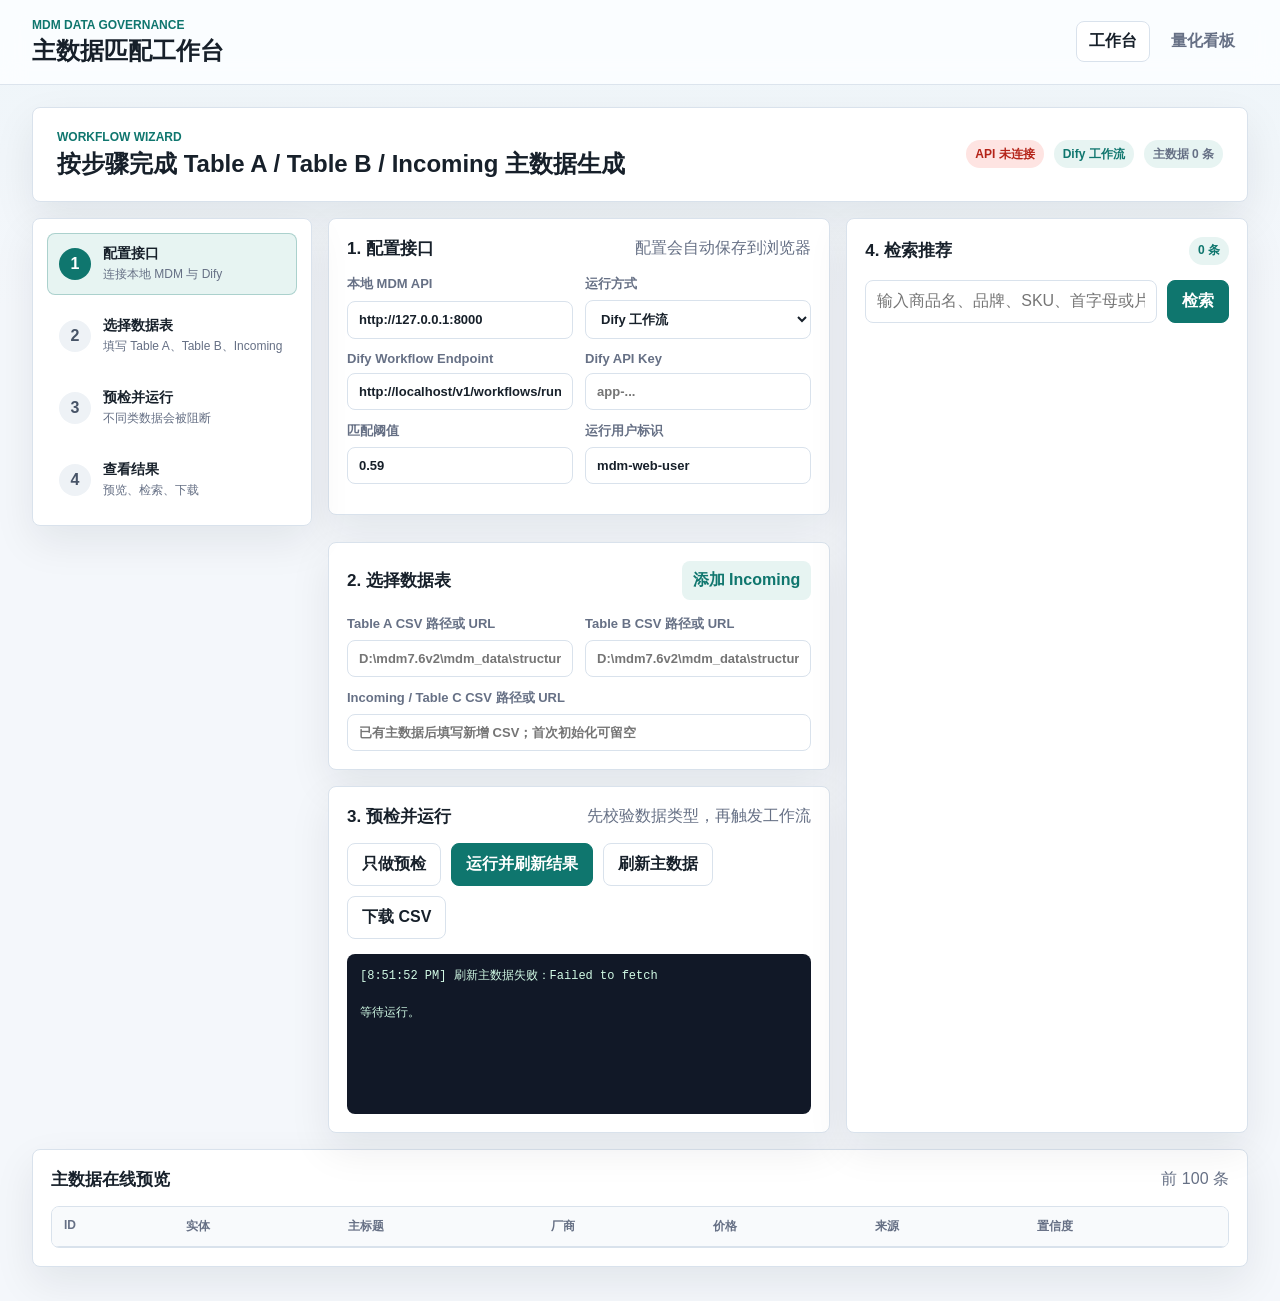
<file: frontend/index.html>
<!doctype html>
<html lang="zh-CN">
<head>
  <meta charset="utf-8">
  <meta name="viewport" content="width=device-width, initial-scale=1">
  <title>MDM 主数据工作台</title>
  <link rel="stylesheet" href="./styles.css">
</head>
<body>
  <header class="topbar">
    <div>
      <p class="eyebrow">MDM Data Governance</p>
      <h1>主数据匹配工作台</h1>
    </div>
    <nav>
      <a class="active" href="./index.html">工作台</a>
      <a href="./dashboard.html">量化看板</a>
    </nav>
  </header>

  <main class="shell">
    <section class="hero-panel">
      <div>
        <p class="eyebrow">Workflow Wizard</p>
        <h2>按步骤完成 Table A / Table B / Incoming 主数据生成</h2>
      </div>
      <div class="status-strip">
        <span id="healthBadge" class="badge muted">API 未连接</span>
        <span id="runModeBadge" class="badge">Dify 工作流</span>
        <span id="recordBadge" class="badge muted">主数据 0 条</span>
      </div>
    </section>

    <section id="statusBanner" class="notice hidden">
      <strong id="statusTitle">状态</strong>
      <span id="statusText"></span>
    </section>

    <section class="wizard-grid">
      <aside class="stepper panel">
        <div class="step active" data-step="1">
          <span>1</span>
          <div>
            <strong>配置接口</strong>
            <small>连接本地 MDM 与 Dify</small>
          </div>
        </div>
        <div class="step" data-step="2">
          <span>2</span>
          <div>
            <strong>选择数据表</strong>
            <small>填写 Table A、Table B、Incoming</small>
          </div>
        </div>
        <div class="step" data-step="3">
          <span>3</span>
          <div>
            <strong>预检并运行</strong>
            <small>不同类数据会被阻断</small>
          </div>
        </div>
        <div class="step" data-step="4">
          <span>4</span>
          <div>
            <strong>查看结果</strong>
            <small>预览、检索、下载</small>
          </div>
        </div>
      </aside>

      <section class="panel wizard-card">
        <div class="section-title">
          <h2>1. 配置接口</h2>
          <span class="muted">配置会自动保存到浏览器</span>
        </div>
        <div class="grid two">
          <label>
            本地 MDM API
            <input id="apiBase" value="http://127.0.0.1:8000">
          </label>
          <label>
            运行方式
            <select id="runMode">
              <option value="dify">Dify 工作流</option>
              <option value="local">仅本地 API 调试</option>
            </select>
          </label>
        </div>
        <div class="grid two">
          <label>
            Dify Workflow Endpoint
            <input id="difyEndpoint" value="http://localhost/v1/workflows/run">
          </label>
          <label>
            Dify API Key
            <input id="difyKey" type="password" placeholder="app-...">
          </label>
        </div>
        <div class="grid two">
          <label>
            匹配阈值
            <input id="threshold" type="number" min="0" max="1" step="0.01" value="0.59">
          </label>
          <label>
            运行用户标识
            <input id="runUser" value="mdm-web-user">
          </label>
        </div>
      </section>

      <section class="panel wizard-card">
        <div class="section-title">
          <h2>2. 选择数据表</h2>
          <button id="addIncoming" class="ghost" type="button">添加 Incoming</button>
        </div>
        <div class="grid two">
          <label>
            Table A CSV 路径或 URL
            <input id="tableAPath" placeholder="D:\mdm7.6v2\mdm_data\structured_amazon_google\tableA.csv">
          </label>
          <label>
            Table B CSV 路径或 URL
            <input id="tableBPath" placeholder="D:\mdm7.6v2\mdm_data\structured_amazon_google\tableB.csv">
          </label>
        </div>
        <div id="incomingList" class="stack">
          <label>
            Incoming / Table C CSV 路径或 URL
            <input class="incomingPath" placeholder="已有主数据后填写新增 CSV；首次初始化可留空">
          </label>
        </div>
      </section>

      <section class="panel wizard-card run-card">
        <div class="section-title">
          <h2>3. 预检并运行</h2>
          <span class="muted">先校验数据类型，再触发工作流</span>
        </div>
        <div class="actions">
          <button id="validateBtn" class="secondary" type="button">只做预检</button>
          <button id="runBtn" type="button">运行并刷新结果</button>
          <button id="refreshBtn" class="secondary" type="button">刷新主数据</button>
          <a id="downloadLink" class="secondary link-button" href="http://127.0.0.1:8000/golden-records.csv">下载 CSV</a>
        </div>
        <pre id="runLog" class="log">等待运行。</pre>
      </section>

      <aside class="panel search-panel">
        <div class="section-title">
          <h2>4. 检索推荐</h2>
          <span id="resultCount" class="badge">0 条</span>
        </div>
        <div class="search-row">
          <input id="searchInput" placeholder="输入商品名、品牌、SKU、首字母或片段">
          <button id="searchBtn" type="button">检索</button>
        </div>
        <div id="searchResults" class="cards"></div>
      </aside>
    </section>

    <section class="panel table-panel">
      <div class="section-title">
        <h2>主数据在线预览</h2>
        <span id="previewMeta" class="muted">前 100 条</span>
      </div>
      <div class="table-wrap">
        <table>
          <thead>
            <tr>
              <th>ID</th>
              <th>实体</th>
              <th>主标题</th>
              <th>厂商</th>
              <th>价格</th>
              <th>来源</th>
              <th>置信度</th>
            </tr>
          </thead>
          <tbody id="recordsBody"></tbody>
        </table>
      </div>
    </section>
  </main>

  <script src="./app.js"></script>
</body>
</html>
</file>
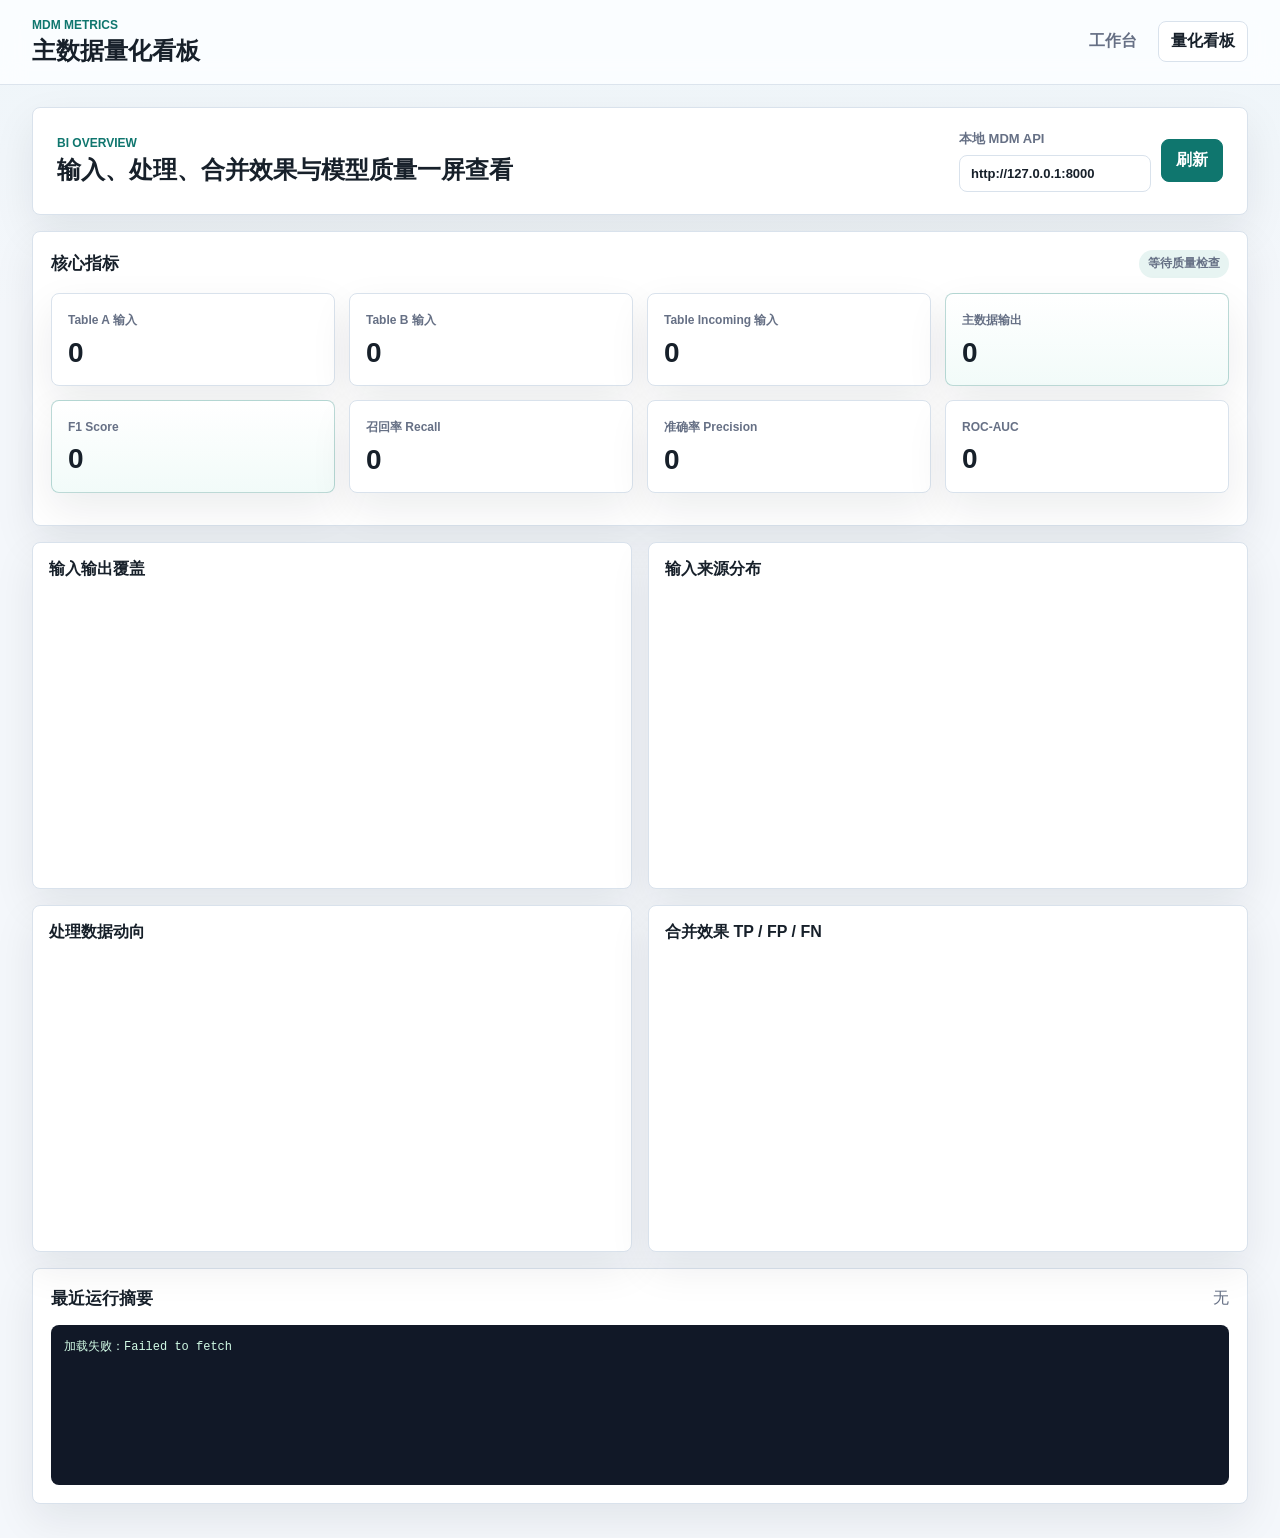
<file: frontend/dashboard.html>
<!doctype html>
<html lang="zh-CN">
<head>
  <meta charset="utf-8">
  <meta name="viewport" content="width=device-width, initial-scale=1">
  <title>MDM 量化看板</title>
  <link rel="stylesheet" href="./styles.css">
</head>
<body>
  <header class="topbar">
    <div>
      <p class="eyebrow">MDM Metrics</p>
      <h1>主数据量化看板</h1>
    </div>
    <nav>
      <a href="./index.html">工作台</a>
      <a class="active" href="./dashboard.html">量化看板</a>
    </nav>
  </header>

  <main class="dashboard">
    <section class="hero-panel">
      <div>
        <p class="eyebrow">BI Overview</p>
        <h2>输入、处理、合并效果与模型质量一屏查看</h2>
      </div>
      <div class="status-strip">
        <label>
          本地 MDM API
          <input id="apiBase" value="http://127.0.0.1:8000">
        </label>
        <button id="refreshBtn" type="button">刷新</button>
      </div>
    </section>

    <section class="panel dashboard-panel">
      <div class="section-title">
        <h2>核心指标</h2>
        <span id="qualityNote" class="badge muted">等待质量检查</span>
      </div>
      <div class="dashboard-grid">
        <div class="metric"><span>Table A 输入</span><strong id="tableAInput">0</strong></div>
        <div class="metric"><span>Table B 输入</span><strong id="tableBInput">0</strong></div>
        <div class="metric"><span>Table Incoming 输入</span><strong id="incomingInput">0</strong></div>
        <div class="metric emphasis"><span>主数据输出</span><strong id="masterOutput">0</strong></div>
      </div>
      <div class="dashboard-grid">
        <div class="metric emphasis"><span>F1 Score</span><strong id="f1Score">0</strong></div>
        <div class="metric"><span>召回率 Recall</span><strong id="recallScore">0</strong></div>
        <div class="metric"><span>准确率 Precision</span><strong id="precisionScore">0</strong></div>
        <div class="metric"><span>ROC-AUC</span><strong id="rocAuc">0</strong></div>
      </div>
    </section>

    <section class="chart-grid">
      <div class="chart-box">
        <h2>输入输出覆盖</h2>
        <canvas id="coverageChart" width="720" height="320"></canvas>
      </div>
      <div class="chart-box">
        <h2>输入来源分布</h2>
        <canvas id="inputPie" width="720" height="320"></canvas>
      </div>
      <div class="chart-box">
        <h2>处理数据动向</h2>
        <canvas id="routingChart" width="720" height="320"></canvas>
      </div>
      <div class="chart-box">
        <h2>合并效果 TP / FP / FN</h2>
        <canvas id="evaluationChart" width="720" height="320"></canvas>
      </div>
    </section>

    <section class="panel table-panel">
      <div class="section-title">
        <h2>最近运行摘要</h2>
        <span id="runId" class="muted">无</span>
      </div>
      <pre id="rawMetrics" class="log">等待加载。</pre>
    </section>
  </main>

  <script src="./dashboard.js"></script>
</body>
</html>
</file>
<file: frontend/styles.css>
:root {
  color-scheme: light;
  --bg: #f4f7fb;
  --panel: #ffffff;
  --panel-soft: #f8fafc;
  --ink: #17202a;
  --muted: #667085;
  --line: #d9e2ec;
  --accent: #0f766e;
  --accent-dark: #115e59;
  --blue: #2f5aa8;
  --red: #b42318;
  --orange: #b54708;
  --green: #027a48;
  --soft: #e7f4f2;
  --shadow: 0 16px 42px rgba(16, 24, 40, 0.08);
}

* {
  box-sizing: border-box;
}

body {
  margin: 0;
  font-family: Inter, "Segoe UI", Arial, "Microsoft YaHei", sans-serif;
  color: var(--ink);
  background:
    linear-gradient(180deg, #eef5f9 0, rgba(244, 247, 251, 0) 310px),
    var(--bg);
}

.topbar {
  position: sticky;
  top: 0;
  z-index: 20;
  display: flex;
  align-items: center;
  justify-content: space-between;
  gap: 24px;
  padding: 18px 32px;
  border-bottom: 1px solid rgba(217, 226, 236, 0.9);
  background: rgba(251, 253, 255, 0.94);
  backdrop-filter: blur(12px);
}

.topbar h1,
.hero-panel h2,
.section-title h2,
.chart-box h2 {
  margin: 0;
  letter-spacing: 0;
}

.topbar h1 {
  font-size: 24px;
  line-height: 1.2;
}

.eyebrow {
  margin: 0 0 5px;
  font-size: 12px;
  color: var(--accent);
  font-weight: 800;
  text-transform: uppercase;
}

nav {
  display: flex;
  gap: 8px;
}

nav a,
.link-button {
  text-decoration: none;
}

nav a {
  color: var(--muted);
  border: 1px solid transparent;
  padding: 9px 12px;
  border-radius: 8px;
  font-weight: 700;
}

nav a.active,
nav a:hover {
  color: var(--ink);
  border-color: var(--line);
  background: #fff;
}

.shell,
.dashboard {
  padding: 22px 32px 34px;
}

.hero-panel {
  display: flex;
  align-items: center;
  justify-content: space-between;
  gap: 20px;
  margin-bottom: 16px;
  padding: 22px 24px;
  border: 1px solid var(--line);
  border-radius: 8px;
  background: #fff;
  box-shadow: var(--shadow);
}

.hero-panel h2 {
  font-size: 24px;
  line-height: 1.25;
}

.status-strip,
.actions,
.section-title,
.row-between,
.search-row,
.result-meta {
  display: flex;
  align-items: center;
  gap: 10px;
}

.status-strip,
.actions,
.result-meta {
  flex-wrap: wrap;
}

.panel,
.chart-box,
.metric {
  background: var(--panel);
  border: 1px solid var(--line);
  border-radius: 8px;
  box-shadow: var(--shadow);
}

.wizard-grid {
  display: grid;
  grid-template-columns: 280px minmax(0, 1fr) minmax(320px, 0.8fr);
  gap: 16px;
  align-items: start;
}

.stepper {
  position: sticky;
  top: 92px;
  display: grid;
  gap: 10px;
  padding: 14px;
}

.step {
  display: grid;
  grid-template-columns: 34px 1fr;
  gap: 10px;
  align-items: center;
  padding: 11px;
  border: 1px solid transparent;
  border-radius: 8px;
  color: var(--muted);
}

.step span {
  display: grid;
  place-items: center;
  width: 32px;
  height: 32px;
  border-radius: 999px;
  background: #eef2f6;
  color: #475467;
  font-weight: 800;
}

.step strong {
  display: block;
  color: var(--ink);
  font-size: 14px;
}

.step small {
  display: block;
  margin-top: 3px;
  font-size: 12px;
}

.step.active {
  border-color: rgba(15, 118, 110, 0.28);
  background: var(--soft);
}

.step.active span,
.step.done span {
  background: var(--accent);
  color: #fff;
}

.wizard-card,
.search-panel,
.table-panel,
.dashboard-panel {
  padding: 18px;
}

.wizard-card {
  grid-column: 2 / 3;
}

.run-card {
  grid-column: 2 / 3;
}

.search-panel {
  grid-column: 3 / 4;
  grid-row: 1 / span 3;
  min-height: 100%;
}

.table-panel {
  margin-top: 16px;
}

.section-title {
  justify-content: space-between;
  margin-bottom: 15px;
}

.section-title h2 {
  font-size: 17px;
}

.grid {
  display: grid;
  gap: 12px;
  margin-bottom: 12px;
}

.grid.two {
  grid-template-columns: repeat(2, minmax(0, 1fr));
}

.stack {
  display: grid;
  gap: 10px;
}

label {
  display: grid;
  gap: 7px;
  font-size: 13px;
  color: var(--muted);
  font-weight: 700;
}

input,
select {
  width: 100%;
  border: 1px solid var(--line);
  border-radius: 8px;
  padding: 10px 11px;
  font: inherit;
  color: var(--ink);
  background: #fff;
  outline: none;
}

input:focus,
select:focus {
  border-color: var(--accent);
  box-shadow: 0 0 0 3px rgba(15, 118, 110, 0.13);
}

button,
.link-button {
  border: 1px solid var(--accent);
  border-radius: 8px;
  background: var(--accent);
  color: #fff;
  padding: 10px 14px;
  font: inherit;
  font-weight: 800;
  cursor: pointer;
  white-space: nowrap;
}

button:hover,
.link-button:hover {
  background: var(--accent-dark);
}

button.secondary,
.link-button.secondary {
  color: var(--ink);
  background: #fff;
  border-color: var(--line);
}

button.secondary:hover,
.link-button.secondary:hover {
  background: var(--panel-soft);
}

button.ghost {
  color: var(--accent);
  background: var(--soft);
  border-color: transparent;
  padding: 8px 10px;
}

button:disabled {
  opacity: 0.55;
  cursor: wait;
}

.badge,
.source-pill {
  display: inline-flex;
  align-items: center;
  min-height: 28px;
  padding: 5px 9px;
  border-radius: 999px;
  background: var(--soft);
  color: var(--accent);
  font-size: 12px;
  font-weight: 800;
}

.badge.bad {
  background: #fee4e2;
  color: var(--red);
}

.badge.warn {
  background: #fff3e8;
  color: var(--orange);
}

.source-pill {
  min-height: 22px;
  padding: 3px 8px;
  color: var(--blue);
  background: #edf4ff;
}

.muted {
  color: var(--muted);
}

.notice {
  display: flex;
  gap: 10px;
  align-items: center;
  margin-bottom: 16px;
  padding: 13px 15px;
  border: 1px solid var(--line);
  border-radius: 8px;
  background: #fff;
  box-shadow: var(--shadow);
}

.notice.ok {
  border-color: rgba(2, 122, 72, 0.28);
  background: #ecfdf3;
  color: var(--green);
}

.notice.bad {
  border-color: rgba(180, 35, 24, 0.28);
  background: #fff1f0;
  color: var(--red);
}

.hidden {
  display: none;
}

.log {
  margin: 15px 0 0;
  min-height: 160px;
  max-height: 270px;
  overflow: auto;
  padding: 13px;
  border-radius: 8px;
  background: #111827;
  color: #d1fae5;
  font-size: 12px;
  line-height: 1.55;
  white-space: pre-wrap;
}

.search-row {
  align-items: stretch;
}

.search-row input {
  flex: 1;
}

.cards {
  display: grid;
  gap: 10px;
  margin-top: 14px;
}

.result-card {
  border: 1px solid var(--line);
  border-radius: 8px;
  padding: 12px;
  background: #fbfcfe;
}

.result-card strong {
  display: block;
  margin-bottom: 8px;
}

.result-meta {
  color: var(--muted);
  font-size: 12px;
}

.table-wrap {
  overflow: auto;
  border: 1px solid var(--line);
  border-radius: 8px;
}

table {
  width: 100%;
  border-collapse: collapse;
  min-width: 860px;
}

th,
td {
  padding: 11px 12px;
  border-bottom: 1px solid var(--line);
  text-align: left;
  vertical-align: top;
  font-size: 13px;
}

th {
  position: sticky;
  top: 0;
  z-index: 1;
  color: var(--muted);
  background: #f8fafc;
  font-size: 12px;
}

tbody tr:nth-child(even) {
  background: #fbfcfe;
}

.dashboard-panel {
  margin-bottom: 16px;
}

.dashboard-grid {
  display: grid;
  grid-template-columns: repeat(4, minmax(0, 1fr));
  gap: 14px;
  margin-bottom: 14px;
}

.metric {
  padding: 16px;
}

.metric span {
  color: var(--muted);
  font-size: 12px;
  font-weight: 800;
}

.metric strong {
  display: block;
  margin-top: 8px;
  font-size: 28px;
}

.metric.emphasis {
  border-color: rgba(15, 118, 110, 0.28);
  background: linear-gradient(180deg, #ffffff, #f2fbf9);
}

.chart-grid {
  display: grid;
  grid-template-columns: repeat(2, minmax(0, 1fr));
  gap: 16px;
}

.chart-box {
  padding: 16px;
}

.chart-box h2 {
  margin-bottom: 12px;
  font-size: 16px;
}

canvas {
  display: block;
  width: 100%;
  height: 280px;
}

@media (max-width: 1120px) {
  .wizard-grid {
    grid-template-columns: 1fr;
  }

  .stepper,
  .wizard-card,
  .run-card,
  .search-panel {
    grid-column: auto;
    grid-row: auto;
    position: static;
  }
}

@media (max-width: 820px) {
  .topbar,
  .hero-panel,
  .section-title {
    display: grid;
  }

  .shell,
  .dashboard,
  .topbar {
    padding-left: 16px;
    padding-right: 16px;
  }

  .grid.two,
  .dashboard-grid,
  .chart-grid {
    grid-template-columns: 1fr;
  }
}
</file>
